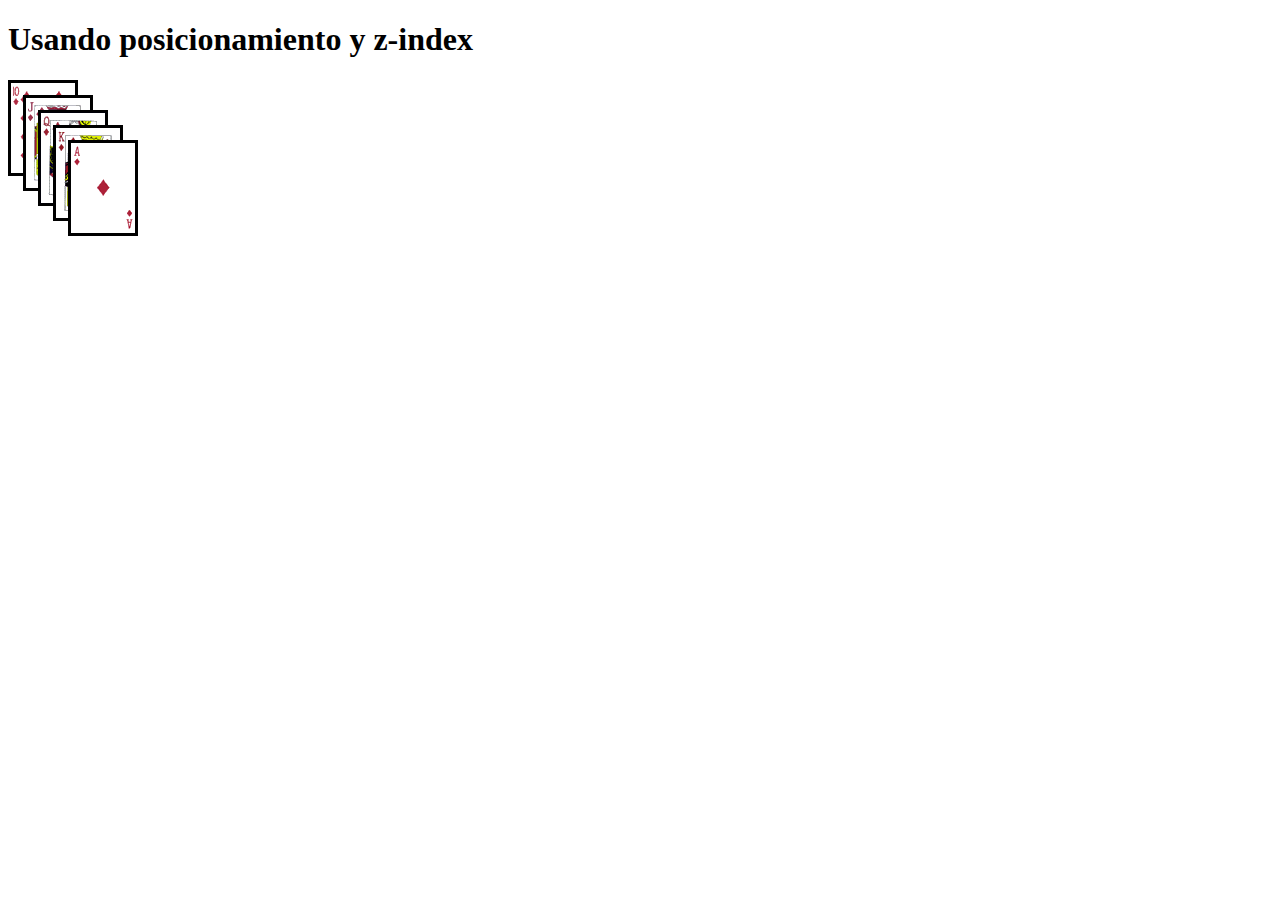
<file: 20245367_Guia3/analisis1.html>
<!DOCTYPE html>
<html>

<head>
	<title>Ejemplo Z-index</title>
	<link rel="stylesheet" href="css/escaleraColores1.css" type="text/css" media="all" />
</head>

<body>
	<h1>Usando posicionamiento y z-index</h1>
	<div id="diez_de_diamantes">
		<img src="img/diamonds_10.gif" alt="diez de diamantes">
	</div>
	<div id="sota_de_diamantes">
		<img src="img/diamonds_jack.gif" alt="sota de diamantes">
	</div>
	<div id="reina_de_diamantes">
		<img src="img/diamonds_queen.gif" alt="reina de diamantes">
	</div>
	<div id="rey_de_diamantes">
		<img src="img/diamonds_king.gif" alt="rey de diamantes">
	</div>
	<div id="as_de_diamantes">
		<img src="img/diamonds_ace.gif" alt="as de diamantes">
	</div>
</body>

</html>
</file>
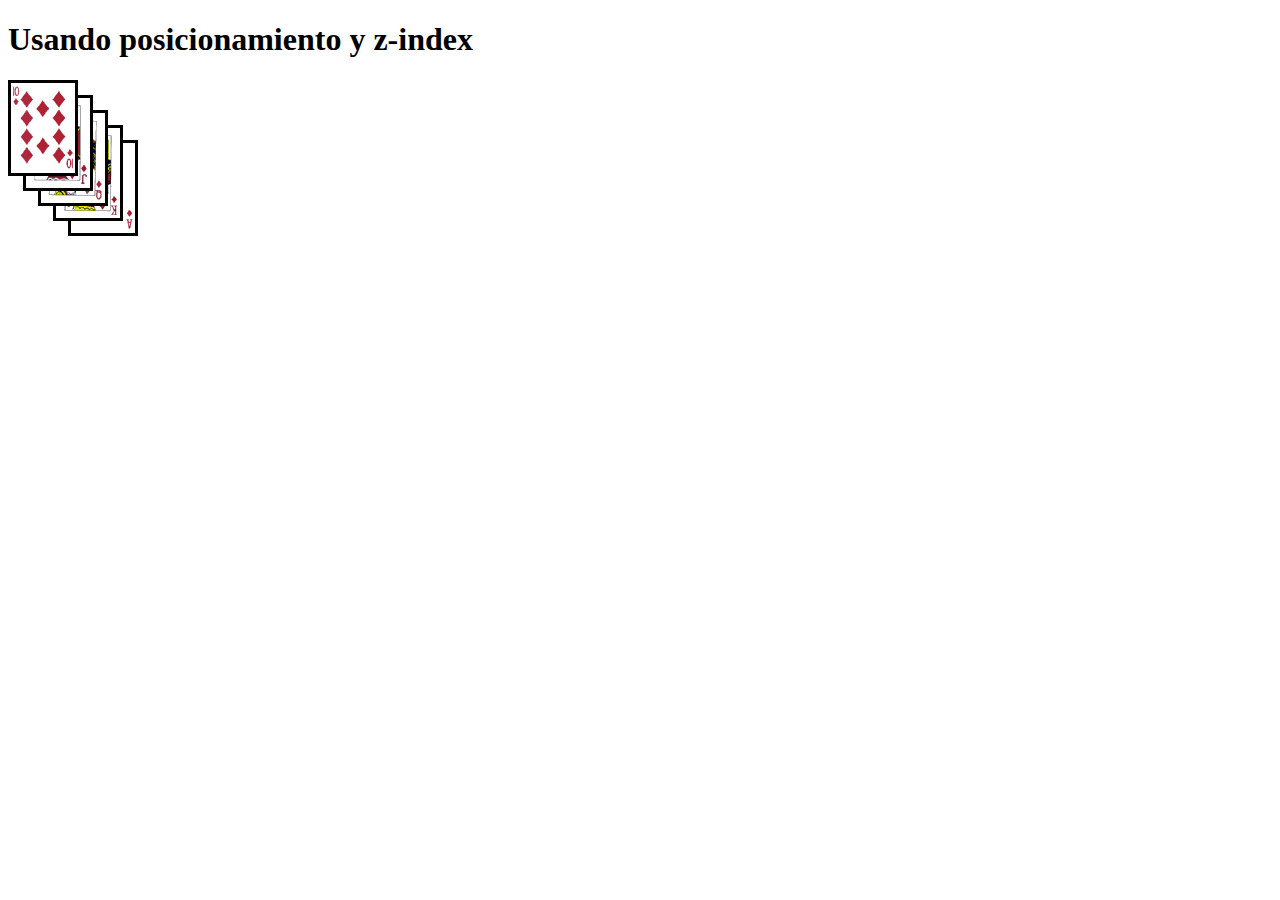
<file: 20245367_Guia3/analisis2.html>
<!DOCTYPE html>
<html>

<head>
	<title>Ejemplo Z-index</title>
	<link rel="stylesheet" href="css/escaleraColores2.css" type="text/css" media="all" />
</head>

<body>
	<h1>Usando posicionamiento y z-index</h1>
	<div id="diez_de_diamantes">
		<img src="img/diamonds_10.gif" alt="diez de diamantes">
	</div>
	<div id="sota_de_diamantes">
		<img src="img/diamonds_jack.gif" alt="sota de diamantes">
	</div>
	<div id="reina_de_diamantes">
		<img src="img/diamonds_queen.gif" alt="reina de diamantes">
	</div>
	<div id="rey_de_diamantes">
		<img src="img/diamonds_king.gif" alt="rey de diamantes">
	</div>
	<div id="as_de_diamantes">
		<img src="img/diamonds_ace.gif" alt="as de diamantes">
	</div>
</body>

</html>
</file>
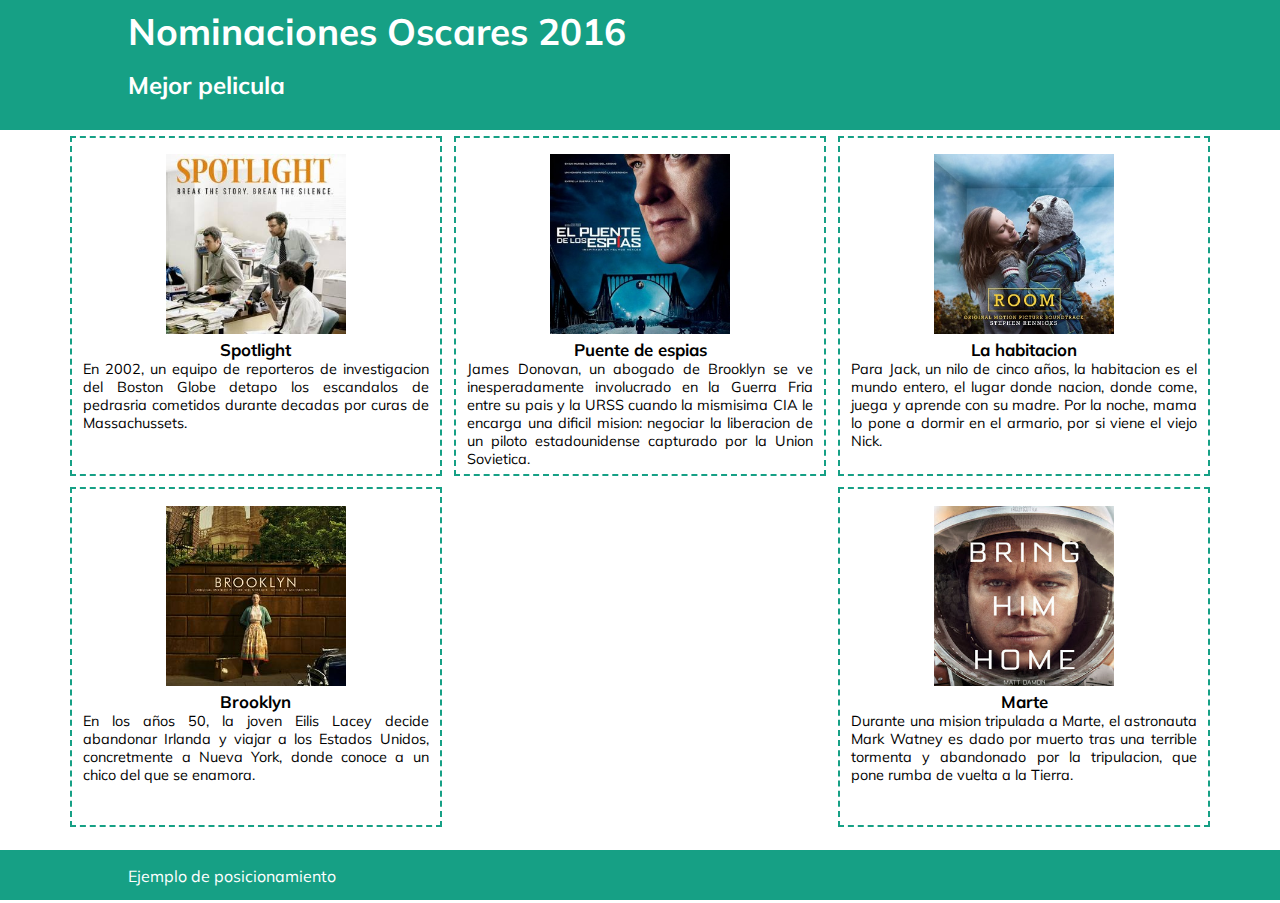
<file: 20245367_Guia3/oscares.html>
<!DOCTYPE html>
<html lang="en">

<head>
    <meta charset="UTF-8">
    <meta name="viewport" content="width=device-width, initial-scale=1.0">
    <title>Nominaciones Mejor peliculas</title>
    <link rel="stylesheet" href="css/style.css">
</head>

<body>
    <header>
        <div>
            <h1>Nominaciones Oscares 2016</h1>
            <h2>Mejor pelicula</h2>
        </div>
    </header>
    <section>
        <article>
            <img src="img/spotlight.jpg" alt="">
            <h3>Spotlight</h3>
            <p>En 2002, un equipo de reporteros de investigacion del Boston Globe detapo los escandalos de pedrasria
                cometidos durante decadas por curas de Massachussets.</p>
        </article>
        <article>
            <img src="img/renacido.jpg" alt="">
            <h3>El renacido</h3>
            <p>En las profundidades de la America salvaje, el explorador Hugh Glass participa junto a su hijo mestizo
                Hawk en una expedicion ded tramperos que recolecta pieles. Glass resulta gravemente herido por el ataque
                de un oso y es abandonado a su suerte por un traicionero miembro de su equipo, John Fitzgerald.</p>
        </article>
        <article>
            <img src="img/espias.jpg" alt="">
            <h3>Puente de espias</h3>
            <p>James Donovan, un abogado de Brooklyn se ve inesperadamente involucrado en la Guerra Fria entre su pais y
                la URSS cuando la mismisima CIA le encarga una dificil mision: negociar la liberacion de un piloto
                estadounidense capturado por la Union Sovietica.</p>
        </article>
        <article>
            <img src="img/room.jpg" alt="">
            <h3>La habitacion</h3>
            <p>Para Jack, un nilo de cinco años, la habitacion es el mundo entero, el lugar donde nacion, donde come,
                juega y aprende con su madre. Por la noche, mama lo pone a dormir en el armario, por si viene el viejo
                Nick.</p>
        </article>
        <article>
            <img src="img/brooklyn.jpg" alt="">
            <h3>Brooklyn</h3>
            <p>En los años 50, la joven Eilis Lacey decide abandonar Irlanda y viajar a los Estados Unidos, concretmente
                a Nueva York, donde conoce a un chico del que se enamora.</p>
        </article>
        <article>
            <img src="img/marte.jpg" alt="">
            <h3>Marte</h3>
            <p>Durante una mision tripulada a Marte, el astronauta Mark Watney es dado por muerto tras una terrible
                tormenta y abandonado por la tripulacion, que pone rumba de vuelta a la Tierra.</p>
        </article>
    </section>
    <footer>
        <div>
            Ejemplo de posicionamiento
        </div>
    </footer>
</body>

</html>
</file>
<file: 20245367_Guia3/css/escaleraColores1.css>
#sota_de_diamantes{
    position: relative;
    bottom: 85px;
    left: 15px;
    z-index: 1;
}
#reina_de_diamantes{
    position: relative;
    bottom: 170px;
    left: 30px;
    z-index: 2;
}
#rey_de_diamantes{
    position: relative;
    bottom: 255px;
    left: 45px;
    z-index: 3;
}
#as_de_diamantes{
    position: relative;
    bottom: 340px;
    left: 60px;
    z-index: 4;
}
</file>
<file: 20245367_Guia3/css/escaleraColores2.css>
#diez_de_diamantes{
    position: relative;
    z-index: 5;
}

#sota_de_diamantes{
    position: relative;
    bottom: 85px;
    left: 15px;
    z-index: 4;
}
#reina_de_diamantes{
    position: relative;
    bottom: 170px;
    left: 30px;
    z-index: 3;
}
#rey_de_diamantes{
    position: relative;
    bottom: 255px;
    left: 45px;
    z-index: 2;
}
#as_de_diamantes{
    position: relative;
    bottom: 340px;
    left: 60px;
    z-index: 1;
}
</file>
<file: 20245367_Guia3/css/style.css>
@import url(https://fonts.googleapis.com/css?family=Muli);

*{
    margin: 0;
    padding: 0;
}

body{
    font-family: 'Muli', sans-serif;
    text-align: justify;
    padding-top: 130px;
    padding-bottom: 70px;
}

header{
    position: fixed;
    top: 0; left: 0; right: 0;
    background: #16A085;
    height: 130px;
    overflow: hidden;
    z-index: 2;
}

footer{
    position: fixed;
    bottom: 0; left: 0; right: 0;
    margin-top: 20px;
    background: #16A085;
    height: 50px;
    z-index: 2;
}

footer div{
    padding-top: 1rem;
}

header div, footer div{
    width: 80%;
    margin: 0 auto;
    color: white;
}

h1{
    font-size: 2.3rem;
    margin-bottom: 1rem;
    padding-top: 0.5rem;
}

section{
    margin: 0 auto;
    width: 90%;
    overflow: hidden;
    display: flex;
    justify-content: space-between;
    flex-wrap: wrap;
}

section article{
    font-size: 0.9rem;
    height: 340px;
    width: 32.33%;
    margin: 0.5%;
    border: 2px dashed #16A085;
    padding: 1%;
    box-sizing: border-box;
    overflow: hidden;
}

section article img{
    height: 180px;
    max-width: 80%;
    margin: 5px auto;
    display: block
}

section article h3{
    text-align: center;
}

section article:nth-child(2){
    background-color: rgba(70, 130, 180, 0.9);
    position: static;
    left: 100px;
    top: 50px;
    display: none;
}
</file>
